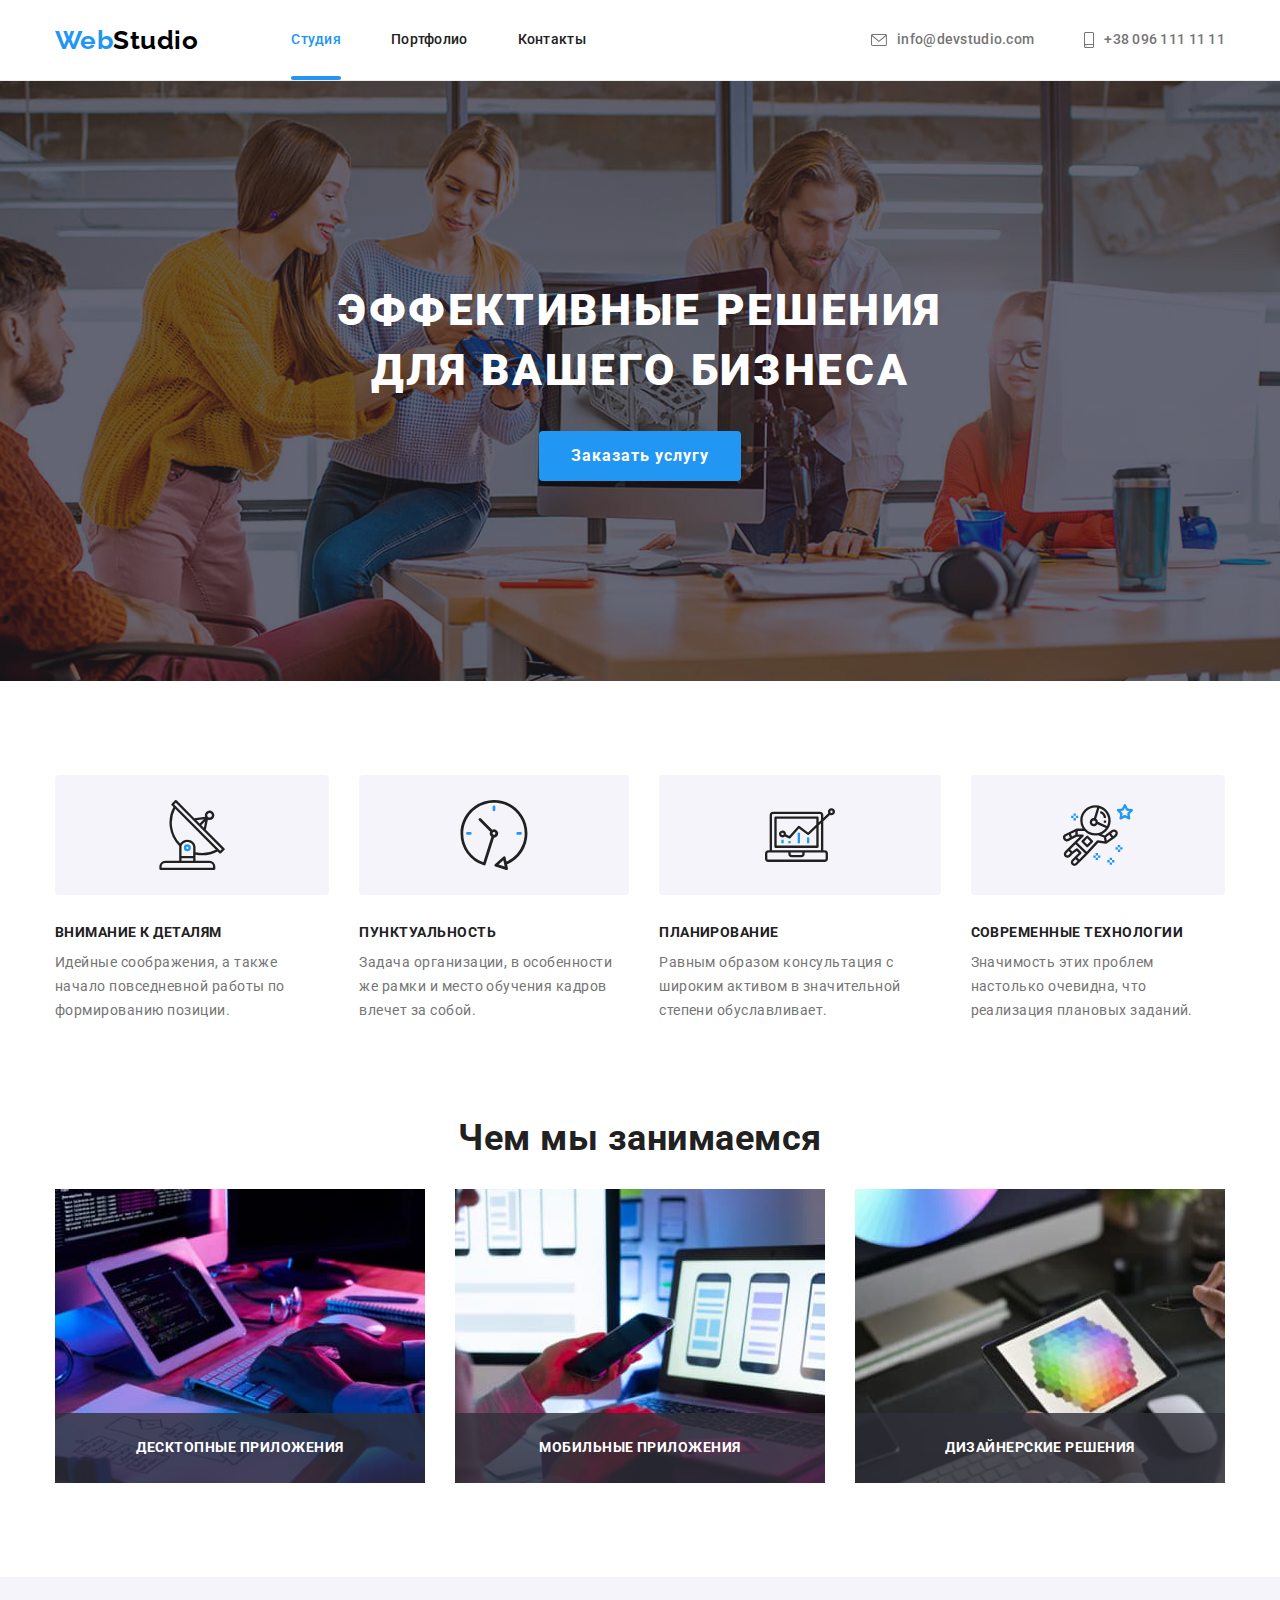
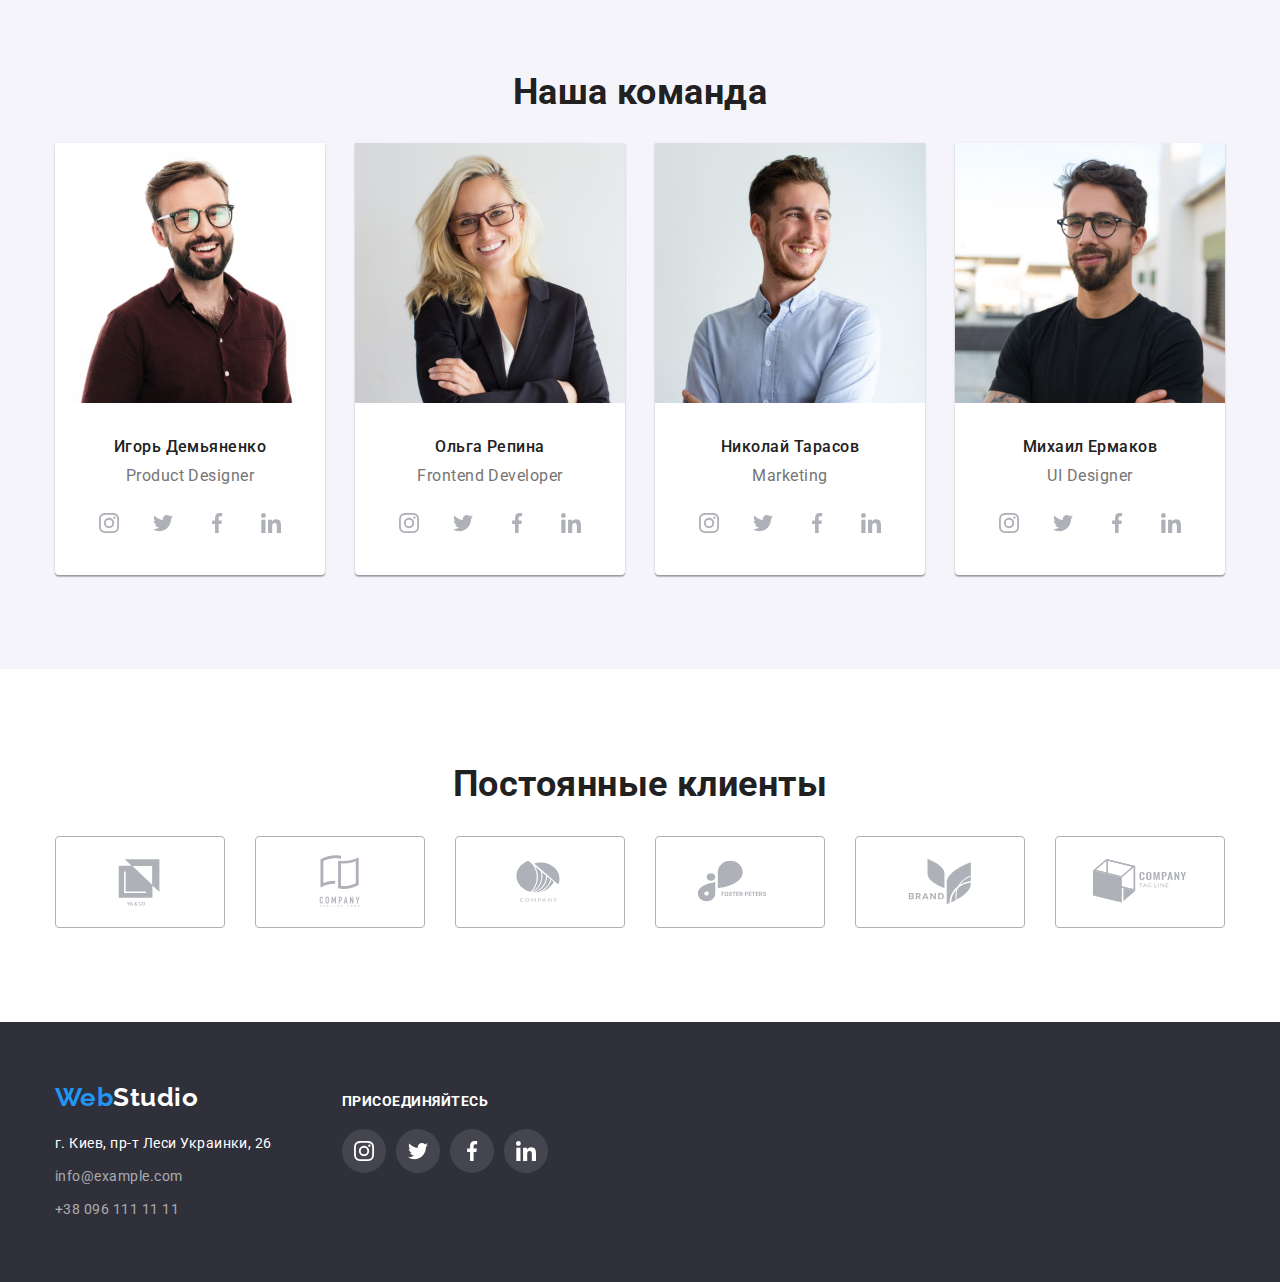
<file: index.html>
<!DOCTYPE html>
<html lang="ru">

<head>
    <meta charset="UTF-8">
    <meta http-equiv="X-UA-Compatible" content="IE=edge">
    <meta name="viewport" content="width=device-width, initial-scale=1.0">
    <title>WebStudio</title>
    <link rel="preconnect" href="https://fonts.googleapis.com">
    <link rel="preconnect" href="https://fonts.gstatic.com" crossorigin>
    <link
        href="https://fonts.googleapis.com/css2?family=Raleway:wght@700&family=Roboto:wght@400;500;700;900&display=swap"
        rel="stylesheet">
    <link rel="stylesheet"
        href="https://cdnjs.cloudflare.com/ajax/libs/modern-normalize/1.1.0/modern-normalize.min.css">
    <link rel="stylesheet" href="./css/styles.css">
</head>

<body class="page">
    <!--Шапка-->
    <header class="page-header">
        <div class="container nav">
            <nav class="main-nav">
                <a lang="en" href="./index.html" class="logo"><span class="logo-type">Web</span>Studio</a>
                <ul class="site-nav list">
                    <li class="item"><a href="./index.html" class="site-nav-link current">Студия</a></li>
                    <li class="item"><a href="./portfolio.html" class="site-nav-link">Портфолио</a></li>
                    <li class="item"><a href="" class="site-nav-link">Контакты</a></li>
                </ul>
            </nav>
            <ul class="contacts-nav list">
                <li class="item">
                    <a lang="en" href="mailto:info@devstudio.com" class="contact">
                        <svg class="contact-icon">
                            <use href="./images/sprite.svg#icon-letter"></use>
                        </svg>info@devstudio.com
                    </a>
                </li>
                <li class="item">
                    <a href="tel:+380961111111" class="contact">
                        <svg class="contact-icon tel">
                            <use href="./images/sprite.svg#icon-smartphone"></use>
                        </svg>+38 096 111 11 11
                    </a>
                </li>
            </ul>
        </div>
    </header>
    <!-- Главный контент -->
    <main>
        <!--Герой-->
        <section class="hero">
            <h1 class="hero-title">Эффективные решения <br>для вашего бизнеса</h1>
            <button type="button" class="button-hero" data-modal-open>Заказать услугу</button>
        </section>
        <!--Особенности-->
        <section class="section features">
            <div class="container features">
                <h2 class="section-title" hidden>Особенности</h2>
                <ul class="features-list list">
                    <li class="item">
                        <div class="features-icon-bg">
                            <svg class="icon attention">
                                <use href="./images/sprite.svg#icon-antenna"></use>
                            </svg>
                        </div>
                        <h3 class="title">Внимание к деталям</h3>
                        <p class="features-text">Идейные соображения, а также начало повседневной работы по формированию
                            позиции.</p>
                    </li>
                    <li class="item">
                        <div class="features-icon-bg">
                            <svg class="icon punctuality">
                                <use href="./images/sprite.svg#icon-clock"></use>
                            </svg>
                        </div>
                        <h3 class="title">Пунктуальность</h3>
                        <p class="features-text">Задача организации, в особенности же рамки и место обучения кадров
                            влечет за собой.</p>
                    </li>
                    <li class="item">
                        <div class="features-icon-bg">
                            <svg class="icon plan">
                                <use href="./images/sprite.svg#icon-diagram"></use>
                            </svg>
                        </div>
                        <h3 class="title">Планирование</h3>
                        <p class="features-text">Равным образом консультация с широким активом в значительной степени
                            обуславливает.</p>
                    </li>
                    <li class="item">
                        <div class="features-icon-bg">
                            <svg class="icon technology">
                                <use href="./images/sprite.svg#icon-astronaut"></use>
                            </svg>
                        </div>
                        <h3 class="title">Современные технологии</h3>
                        <p class="features-text">Значимость этих проблем настолько очевидна, что реализация плановых
                            заданий.</p>
                    </li>
                </ul>
            </div>
        </section>
        <!--Чем занимаются-->
        <section class="section abilities">
            <div class="container abilities">
                <h2 class="section-title">Чем мы занимаемся</h2>
                <ul class="abilities-list list">
                    <li class="item">
                        <div class="item-overlay">
                            <img src="./images/whatwedo/layout.jpg" alt="Верстка" width="370">
                            <h3 class="item-title">Десктопные приложения</h3>
                        </div>
                    </li>
                    <li class="item">
                        <div class="item-overlay">
                            <img src="./images/whatwedo/styling.jpg" alt="Дизайн" width="370">
                            <h3 class="item-title">Мобильные приложения</h3>
                        </div>
                    </li>
                    <li class="item">
                        <div class="item-overlay">
                            <img src="./images/whatwedo/decor.jpg" alt="Оформление" width="370">
                            <h3 class="item-title">Дизайнерские решения</h3>
                        </div>
                    </li>
                </ul>
            </div>
        </section>
        <!--Команда-->
        <section class="section team">
            <div class="container">
                <h2 class="section-title">Наша команда</h2>
                <ul class="team-list list">
                    <li class="item">
                        <img src="./images/team/igor.jpg" alt="Фото Игорь Демьяненко" width="270" class="photo">
                        <div class="item-name">
                            <h3 class="title">Игорь Демьяненко</h3>
                            <p lang="en" class="profession">Product Designer</p>
                            <ul class="social-links list">
                                <li class="link-item"><a class="link" href="https://www.instagram.com/" target="_blank" rel="noopener noreferrer">
                                        <svg class="link-icon">
                                            <use href="./images/sprite.svg#icon-instagram"></use>
                                        </svg>
                                    </a>
                                </li>
                                <li class="link-item"><a class="link" href="https://twitter.com/" target="_blank" rel="noopener noreferrer">
                                        <svg class="link-icon">
                                            <use href="./images/sprite.svg#icon-twitter"></use>
                                        </svg>
                                    </a>
                                </li>
                                <li class="link-item"><a class="link" href="https://facebook.com/" target="_blank" rel="noopener noreferrer">
                                        <svg class="link-icon">
                                            <use href="./images/sprite.svg#icon-facebook"></use>
                                        </svg>
                                    </a>
                                </li>
                                <li class="link-item"><a class="link likedin" href="https://www.linkedin.com/" target="_blank"
                                        rel="noopener noreferrer">
                                        <svg class="link-icon">
                                            <use href="./images/sprite.svg#icon-linkedin"></use>
                                        </svg>
                                    </a>
                                </li>
                            </ul>
                        </div>
                    </li>
                    <li class="item">
                        <img src="./images/team/olga.jpg" alt="Фото Ольга Репина" width="270" class="photo">
                        <div class="item-name">
                            <h3 class="title">Ольга Репина</h3>
                            <p lang="en" class="profession">Frontend Developer</p>
                            <ul class="social-links list">
                                <li class="link-item"><a class="link" href="https://www.instagram.com/" target="_blank" rel="noopener noreferrer">
                                        <svg class="link-icon">
                                            <use href="./images/sprite.svg#icon-instagram"></use>
                                        </svg>
                                    </a>
                                </li>
                                <li class="link-item"><a class="link" href="https://twitter.com/" target="_blank" rel="noopener noreferrer">
                                        <svg class="link-icon">
                                            <use href="./images/sprite.svg#icon-twitter"></use>
                                        </svg>
                                    </a>
                                </li>
                                <li class="link-item"><a class="link" href="https://facebook.com/" target="_blank" rel="noopener noreferrer">
                                        <svg class="link-icon">
                                            <use href="./images/sprite.svg#icon-facebook"></use>
                                        </svg>
                                    </a>
                                </li>
                                <li class="link-item"><a class="link likedin" href="https://www.linkedin.com/" target="_blank"
                                        rel="noopener noreferrer">
                                        <svg class="link-icon">
                                            <use href="./images/sprite.svg#icon-linkedin"></use>
                                        </svg>
                                    </a>
                                </li>
                            </ul>
                        </div>
                    </li>
                    <li class="item">
                        <img src="./images/team/nikolay.jpg" alt="Фото Николай Тарасов" width="270" class="photo">
                        <div class="item-name">
                            <h3 class="title">Николай Тарасов</h3>
                            <p lang="en" class="profession">Marketing</p>
                            <ul class="social-links list">
                                <li class="link-item"><a class="link" href="https://www.instagram.com/" target="_blank" rel="noopener noreferrer">
                                        <svg class="link-icon">
                                            <use href="./images/sprite.svg#icon-instagram"></use>
                                        </svg>
                                    </a>
                                </li>
                                <li class="link-item"><a class="link" href="https://twitter.com/" target="_blank" rel="noopener noreferrer">
                                        <svg class="link-icon">
                                            <use href="./images/sprite.svg#icon-twitter"></use>
                                        </svg>
                                    </a>
                                </li>
                                <li class="link-item"><a class="link" href="https://facebook.com/" target="_blank" rel="noopener noreferrer">
                                        <svg class="link-icon">
                                            <use href="./images/sprite.svg#icon-facebook"></use>
                                        </svg>
                                    </a>
                                </li>
                                <li class="link-item"><a class="link likedin" href="https://www.linkedin.com/" target="_blank"
                                        rel="noopener noreferrer">
                                        <svg class="link-icon">
                                            <use href="./images/sprite.svg#icon-linkedin"></use>
                                        </svg>
                                    </a>
                                </li>
                            </ul>
                        </div>
                    </li>
                    <li class="item">
                        <img src="./images/team/michael.jpg" alt="Фото Михаил Ермаков" width="270" class="photo">
                        <div class="item-name">
                            <h3 class="title">Михаил Ермаков</h3>
                            <p lang="en" class="profession">UI Designer</p>
                            <ul class="social-links list">
                                <li class="link-item"><a class="link" href="https://www.instagram.com/" target="_blank" rel="noopener noreferrer">
                                        <svg class="link-icon">
                                            <use href="./images/sprite.svg#icon-instagram"></use>
                                        </svg>
                                    </a>
                                </li>
                                <li class="link-item"><a class="link" href="https://twitter.com/" target="_blank" rel="noopener noreferrer">
                                        <svg class="link-icon">
                                            <use href="./images/sprite.svg#icon-twitter"></use>
                                        </svg>
                                    </a>
                                </li>
                                <li class="link-item"><a class="link" href="https://facebook.com/" target="_blank" rel="noopener noreferrer">
                                        <svg class="link-icon">
                                            <use href="./images/sprite.svg#icon-facebook"></use>
                                        </svg>
                                    </a>
                                </li>
                                <li class="link-item"><a class="link likedin" href="https://www.linkedin.com/" target="_blank"
                                        rel="noopener noreferrer">
                                        <svg class="link-icon">
                                            <use href="./images/sprite.svg#icon-linkedin"></use>
                                        </svg>
                                    </a>
                                </li>
                            </ul>
                        </div>
                    </li>
                </ul>
            </div>
        </section>
        <!-- Клиенты -->
        <section class="section clients">
            <div class="container">
                <h2 class="section-title">Постоянные клиенты</h2>
                <ul class="clients-list list">
                    <li class="client-item">
                        <a class="client-link" href="">
                            <svg class="client-icon">
                                <use href="./images/sprite.svg#icon-company1"></use>
                            </svg>
                        </a>
                    </li>
                    <li class="client-item">
                        <a class="client-link" href="">
                            <svg class="client-icon">
                                <use href="./images/sprite.svg#icon-company2"></use>
                            </svg>
                        </a>
                    </li>
                    <li class="client-item">
                        <a class="client-link" href="">
                            <svg class="client-icon">
                                <use href="./images/sprite.svg#icon-company3"></use>
                            </svg>
                        </a>
                    </li>
                    <li class="client-item">
                        <a class="client-link" href="">
                            <svg class="client-icon">
                                <use href="./images/sprite.svg#icon-company4"></use>
                            </svg>
                        </a>
                    </li>
                    <li class="client-item">
                        <a class="client-link" href="">
                            <svg class="client-icon">
                                <use href="./images/sprite.svg#icon-company5"></use>
                            </svg>
                        </a>
                    </li>
                    <li class="client-item">
                        <a class="client-link" href="">
                            <svg class="client-icon">
                                <use href="./images/sprite.svg#icon-company6"></use>
                            </svg>
                        </a>
                    </li>
                </ul>
            </div>
        </section>
    </main>
    <!--Футер-->
    <footer class="footer">
        <div class="container">
            <div class="footer-adress">
                <a lang="en" href="./index.html" class="logo-footer"><span class="logo-type">Web</span>Studio</a>
                <address class="address">
                    <ul class="address-list list">
                        <li class="item"><a href="https://goo.gl/maps/7h8aDrKKwfjGKreX9" target="_blank" rel="noopener noreferrer"
                                class="address-nav">г. Киев, пр-т
                                Леси Украинки, 26</a> </li>
                        <li class="item"><a href="mailto:info@devstudio.com" class="contact-footer mail">info@example.com</a> </li>
                        <li class="item"><a href="tel:+380961111111" class="contact-footer">+38 096 111 11 11</a> </li>
                    </ul>
                </address>
            </div>
            <div class="social-footer">
                <h2 class="title">присоединяйтесь</h2>
                <ul class="link-footer list">
                    <li class="link-item">
                        <a class="link" href="https://www.instagram.com/" target="_blank" rel="noopener noreferrer">
                            <svg class="link-icon">
                                <use href="./images/sprite.svg#icon-instagram"></use>
                            </svg>
                        </a>
                    </li>
                    <li class="link-item">
                        <a class="link" href="https://twitter.com/" target="_blank" rel="noopener noreferrer">
                            <svg class="link-icon">
                                <use href="./images/sprite.svg#icon-twitter"></use>
                            </svg>
                        </a>
                    </li>
                    <li class="link-item">
                        <a class="link" href="https://facebook.com/" target="_blank" rel="noopener noreferrer">
                            <svg class="link-icon">
                                <use href="./images/sprite.svg#icon-facebook"></use>
                            </svg>
                        </a>
                    </li>
                    <li class="link-item">
                        <a class="link" href="https://www.linkedin.com/" target="_blank" rel="noopener noreferrer">
                            <svg class="link-icon">
                                <use href="./images/sprite.svg#icon-linkedin"></use>
                            </svg>
                        </a>
                    </li>
                </ul>
            </div>
        </div>
    </footer>

    <div class="backdrop is-hidden" data-modal>
        <div class="modal">
            <button class="modal-close" data-modal-close>
                <svg class="close-icon">
                    <use href="./images/sprite.svg#icon-close"></use>
                </svg>
            </button>
        </div>
    </div>

    <script src="./js/modal.js"></script>
</body>

</html>
</file>
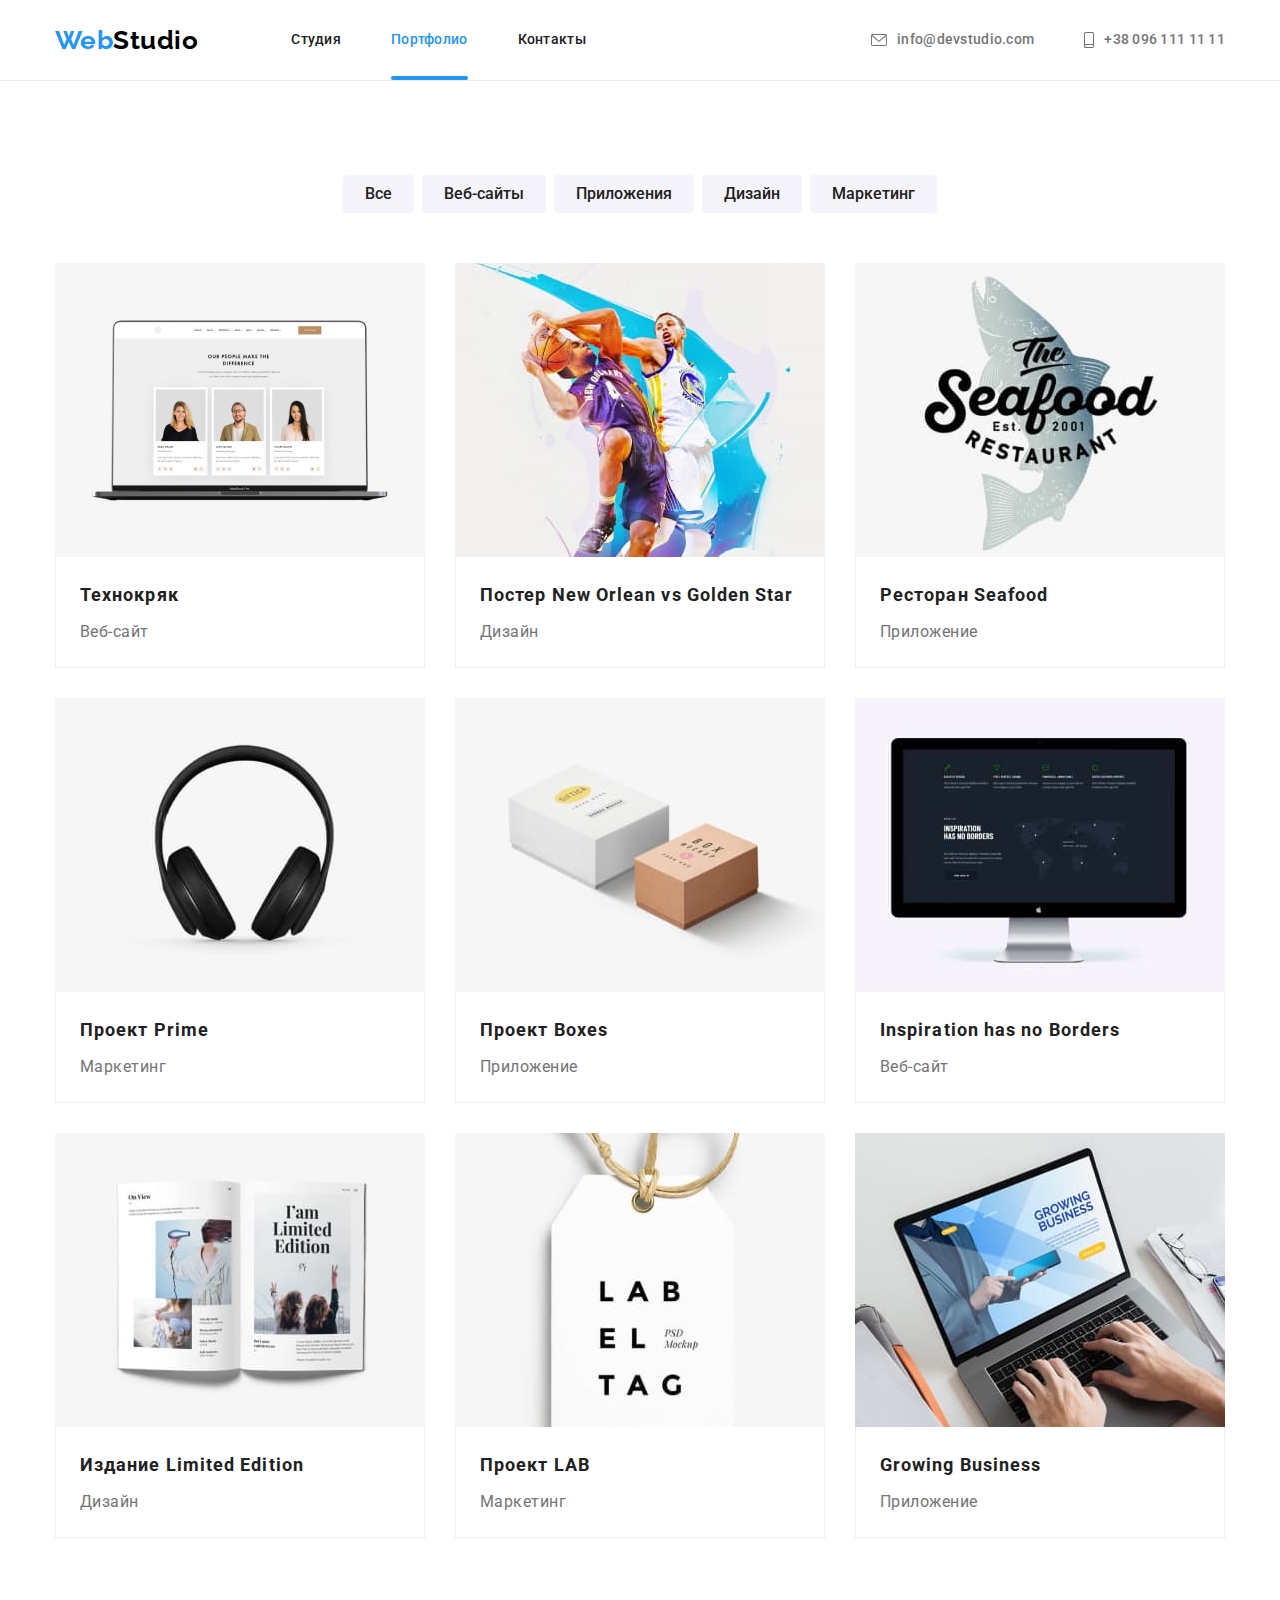
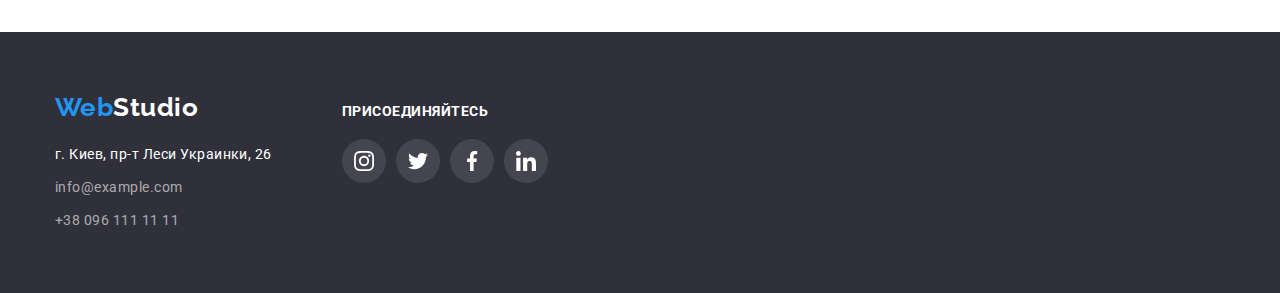
<file: portfolio.html>
<!DOCTYPE html>
<html lang="ru">

<head>
    <meta charset="UTF-8">
    <meta http-equiv="X-UA-Compatible" content="IE=edge">
    <meta name="viewport" content="width=device-width, initial-scale=1.0">
    <title>WebStudio</title>
    <link rel="preconnect" href="https://fonts.googleapis.com">
    <link rel="preconnect" href="https://fonts.gstatic.com" crossorigin>
    <link
        href="https://fonts.googleapis.com/css2?family=Raleway:wght@700&family=Roboto:wght@400;500;700;900&display=swap"
        rel="stylesheet">
    <link rel="stylesheet"
        href="https://cdnjs.cloudflare.com/ajax/libs/modern-normalize/1.1.0/modern-normalize.min.css">
    <link rel="stylesheet" href="./css/styles.css">
</head>

<body class="page">
    <!--Шапка-->
    <header class="page-header">
        <div class="container nav">
            <nav class="main-nav">
                <a lang="en" href="./index.html" class="logo"><span class="logo-type">Web</span>Studio</a>
                <ul class="site-nav list">
                    <li class="item"><a href="./index.html" class="site-nav-link">Студия</a></li>
                    <li class="item"><a href="./portfolio.html" class="site-nav-link current">Портфолио</a></li>
                    <li class="item"><a href="" class="site-nav-link">Контакты</a></li>
                </ul>
            </nav>
            <ul class="contacts-nav list">
                <li class="item">
                    <a lang="en" href="mailto:info@devstudio.com" class="contact">
                        <svg class="contact-icon">
                            <use href="./images/sprite.svg#icon-letter"></use>
                        </svg>info@devstudio.com
                    </a>
                </li>
                <li class="item">
                    <a href="tel:+380961111111" class="contact">
                        <svg class="contact-icon tel">
                            <use href="./images/sprite.svg#icon-smartphone"></use>
                        </svg>+38 096 111 11 11
                    </a>
                </li>
            </ul>
        </div>
    </header>
    <!-- Главный контент -->
    <main>
        <section class="portfolio">
            <div class="container works">
                <h1 class="portfolio-title" hidden>Портфолио</h1>
                <!-- Фильтр -->
                <ul class="filter list">
                    <li class="item"><button type="button" class="button-filter">Все</button></li>
                    <li class="item"><button type="button" class="button-filter">Веб-сайты</button></li>
                    <li class="item"><button type="button" class="button-filter">Приложения</button></li>
                    <li class="item"><button type="button" class="button-filter">Дизайн</button></li>
                    <li class="item"><button type="button" class="button-filter">Маркетинг</button></li>
                </ul>
                <!-- Проекты -->
                <ul class="projects list">
                    <li class="item">
                        <a class="projects-link" href="">
                            <div class="item-overlay">
                                <img src="./images/portfolio/technoquack.jpg" alt="Ноутбук с открытой веб-страницей Технокряк" width="370"
                                    class="photo">
                                <p class="item-description">Ресурс предлагает комплексные предложения с разным уровнем функционала и сервисов. Все это позволит посетителю получить
                                исчерпывающие сведения о компании или частном лице.</p>
                            </div>
                            <div class="item-name">
                                <h2 class="project-title">Технокряк</h2>
                            <p class="projects-direction">Веб-сайт</p>
                            </div>
                        </a>
                    </li>
                    <li class="item">
                        <a class="projects-link" href="">
                            <div class="item-overlay">
                                <img src="./images/portfolio/poster.jpg" alt="Постер с двумя игроками НБА" width="370" class="photo">
                                <p class="item-description">Ресурс предлагает комплексные предложения с разным уровнем функционала и сервисов. Все это
                                    позволит посетителю получить
                                    исчерпывающие сведения о компании или частном лице.</p>
                            </div>
                            <div class="item-name">
                                <h2 class="project-title">Постер New Orlean vs Golden Star</h2>
                            <p class="projects-direction">Дизайн</p>
                            </div>
                        </a>
                    </li>
                    <li class="item">
                        <a class="projects-link" href="">
                            <div class="item-overlay">
                                <img src="./images/portfolio/seafood.jpg" alt="Логотип ресторана seafood" width="370" class="photo">
                                <p class="item-description">Ресурс предлагает комплексные предложения с разным уровнем функционала и сервисов. Все это
                                    позволит посетителю получить
                                    исчерпывающие сведения о компании или частном лице.</p>
                            </div>
                            <div class="item-name">
                                <h2 class="project-title">Ресторан Seafood</h2>
                            <p class="projects-direction">Приложение</p>
                            </div>
                        </a>
                    </li>
                    <li class="item">
                        <a class="projects-link" href="">
                            <div class="item-overlay">
                                <img src="./images/portfolio/prime.jpg" alt="Черные наушники" width="370" class="photo">
                                <p class="item-description">Ресурс предлагает комплексные предложения с разным уровнем функционала и сервисов. Все это
                                    позволит посетителю получить
                                    исчерпывающие сведения о компании или частном лице.</p>
                            </div>
                            <div class="item-name">
                                <h2 class="project-title">Проект Prime</h2>
                            <p class="projects-direction">Маркетинг</p>
                            </div>
                        </a>
                    </li>
                    <li class="item">
                        <a class="projects-link" href="">
                            <div class="item-overlay">
                                <img src="./images/portfolio/boxes.jpg" alt="Две картонные коробки" width="370" class="photo">
                                <p class="item-description">Ресурс предлагает комплексные предложения с разным уровнем функционала и сервисов. Все это
                                    позволит посетителю получить
                                    исчерпывающие сведения о компании или частном лице.</p>
                            </div>
                            <div class="item-name">
                                <h2 class="project-title">Проект Boxes</h2>
                            <p class="projects-direction">Приложение</p>
                            </div>
                        </a>
                    </li>
                    <li class="item">
                        <a class="projects-link" href="">
                            <div class="item-overlay">
                                <img src="./images/portfolio/website.jpg" alt="Монитор с открытым сайтом" width="370" class="photo">
                                <p class="item-description">Ресурс предлагает комплексные предложения с разным уровнем функционала и сервисов. Все это
                                    позволит посетителю получить
                                    исчерпывающие сведения о компании или частном лице.</p>
                            </div>
                            <div class="item-name">
                                <h2 lang="en" class="project-title">Inspiration has no Borders</h2>
                            <p class="projects-direction">Веб-сайт</p>
                            </div>
                        </a>
                    </li>
                    <li class="item">
                        <a class="projects-link" href="">
                            <div class="item-overlay">
                                <img src="./images/portfolio/magazine.jpg" alt="Раскрытый журнал" width="370" class="photo">
                                <p class="item-description">Ресурс предлагает комплексные предложения с разным уровнем функционала и сервисов. Все это
                                    позволит посетителю получить
                                    исчерпывающие сведения о компании или частном лице.</p>
                            </div>
                            <div class="item-name">
                                <h2 class="project-title">Издание Limited Edition</h2>
                            <p class="projects-direction">Дизайн</p>
                            </div>
                        </a>
                    </li>
                    <li class="item">
                        <a class="projects-link" href="">
                            <div class="item-overlay">
                                <img src="./images/portfolio/lab.jpg" alt="Бирка с названием проекта для компании LAB" width="370" class="photo">
                                <p class="item-description">Ресурс предлагает комплексные предложения с разным уровнем функционала и сервисов. Все это
                                    позволит посетителю получить
                                    исчерпывающие сведения о компании или частном лице.</p>
                            </div>
                            <div class="item-name">
                                <h2 class="project-title">Проект LAB</h2>
                            <p class="projects-direction">Маркетинг</p>
                            </div>
                        </a>
                    </li>
                    <li class="item">
                        <a class="projects-link" href="">
                            <div class="item-overlay">
                                <img src="./images/portfolio/business.jpg" alt="Парень печатет на компьютере" width="370" class="photo">
                                <p class="item-description">Ресурс предлагает комплексные предложения с разным уровнем функционала и сервисов. Все это
                                    позволит посетителю получить
                                    исчерпывающие сведения о компании или частном лице.</p>
                            </div>
                            <div class="item-name">
                                <h2 lang="en" class="project-title">Growing Business</h2>
                            <p class="projects-direction">Приложение</p>
                            </div>
                        </a>
                    </li>
                </ul>
            </div>
        </section>
    </main>
    <!--Футер-->
        <footer class="footer">
            <div class="container">
                <div class="footer-adress">
                    <a lang="en" href="./index.html" class="logo-footer"><span class="logo-type">Web</span>Studio</a>
                    <address class="address">
                        <ul class="address-list list">
                            <li class="item"><a href="https://goo.gl/maps/7h8aDrKKwfjGKreX9" target="_blank"
                                    rel="noopener noreferrer" class="address-nav">г. Киев, пр-т
                                    Леси Украинки, 26</a> </li>
                            <li class="item"><a href="mailto:info@devstudio.com"
                                    class="contact-footer mail">info@example.com</a> </li>
                            <li class="item"><a href="tel:+380961111111" class="contact-footer">+38 096 111 11 11</a> </li>
                        </ul>
                    </address>
                </div>
                <div class="social-footer">
                    <h2 class="title">присоединяйтесь</h2>
                    <ul class="link-footer list">
                        <li class="link-item">
                            <a class="link" href="https://www.instagram.com/" target="_blank" rel="noopener noreferrer">
                                <svg class="link-icon">
                                    <use href="./images/sprite.svg#icon-instagram"></use>
                                </svg>
                            </a>
                        </li>
                        <li class="link-item">
                            <a class="link" href="https://twitter.com/" target="_blank" rel="noopener noreferrer">
                                <svg class="link-icon">
                                    <use href="./images/sprite.svg#icon-twitter"></use>
                                </svg>
                            </a>
                        </li>
                        <li class="link-item">
                            <a class="link" href="https://facebook.com/" target="_blank" rel="noopener noreferrer">
                                <svg class="link-icon">
                                    <use href="./images/sprite.svg#icon-facebook"></use>
                                </svg>
                            </a>
                        </li>
                        <li class="link-item">
                            <a class="link" href="https://www.linkedin.com/" target="_blank" rel="noopener noreferrer">
                                <svg class="link-icon">
                                    <use href="./images/sprite.svg#icon-linkedin"></use>
                                </svg>
                            </a>
                        </li>
                    </ul>
                </div>
            </div>
        </footer>
</body>

</html>
</file>
<file: css/styles.css>
:root {
    --primary-text-color: #757575;
    --text-title-color: #212121;
    --accent-color: #2196F3;
    --primary-bg-color: #FFFFFF;
    --secondary-bg-color: #F5F4FA;
    --secondary-text-color: #FFFFFF;
}

/* Styles for index.html */

.page {
    background-color: var(--primary-bg-color);
    color: var(--primary-text-color);
    font-family: Roboto, sans-serif;
    letter-spacing: 0.03em;
}

.list {
    list-style: none;
    margin-top: 0;
    margin-bottom: 0;
    padding: 0;
}

/* Page Header */

.container {
    width: 1200px;
    margin: 0 auto;
    padding: 0 15px;
}

/* Logo */

.logo {
    color: #000000;
    font-family: Raleway, sans-serif;
    font-weight: 700;
    font-size: 26px;
    line-height: 1.19;
    text-decoration: none;
}

.logo-type {
    color: var(--accent-color);
}

/* Site-nav */
.page-header {
    border-bottom: 1px solid #ECECEC;
}

.container.nav {
    display: flex;
    align-items: center;
}

.main-nav {
    display: flex;
    align-items: center;
}

.main-nav .logo {
    margin-right: 93px;
}

.site-nav {
    display: flex;
}

.site-nav .item:not(:last-child) {
    margin-right: 50px;
}

.site-nav-link {
    display: block;
    padding-top: 32px;
    padding-bottom: 32px;
    position: relative;

    color: var(--text-title-color);
    font-weight: 500;
    font-size: 14px;
    line-height: 1.14;
    letter-spacing: 0.02em;
    text-decoration: none;

    transition: color 250ms cubic-bezier(0.4, 0, 0.2, 1);
}

.site-nav-link:hover,
.site-nav-link:focus {
    color: var(--accent-color);
}

.site-nav-link.current {
    color: var(--accent-color);
}

.site-nav-link.current::after {
    display: inline-block;
    position: absolute;
    bottom: 0;
    left: 0;
    content: '';
    width: 100%;
    height: 4px;
    background-color: var(--accent-color);
    border-radius: 2px;
}

/* Contacts-nav */
.contacts-nav {
    display: flex;
    margin-left: auto;
}

.contacts-nav .item+.item {
    margin-left: 50px;
}

.contacts-nav .contact {
    display: flex;
    padding-top: 32px;
    padding-bottom: 32px;
    align-items: center;

    color: var(--primary-text-color);
    font-weight: 500;
    font-size: 14px;
    line-height: 1.14;
    letter-spacing: 0.02em;
    text-decoration: none;

    transition: color 250ms cubic-bezier(0.4, 0, 0.2, 1);
}

.contacts-nav .contact:hover,
.contacts-nav .contact:focus {
    color: var(--accent-color);
}

.contact-icon {
    width: 16px;
    height: 12px;
    margin-right: 10px;
    fill: currentColor;
}
.contact-icon.tel {
    width: 10px;
    height: 16px;
}
/* Hero */

.hero {
    max-width: 1600px;
    height: 600px;
    margin-left: auto;
    margin-right: auto;
    padding-top: 200px;
    padding-bottom: 200px;

    background-color: #2F303A;
    background-image: linear-gradient(to right, 
        rgba(47, 48, 58, 0.4), rgba(47, 48, 58, 0.4)),
        url(../images/hero/meeting.jpg);
    background-repeat: no-repeat;
    background-size: cover;
    background-position: center;
}

.hero-title {
    margin-top: 0;
    margin-bottom: 30px;

    color: var(--secondary-text-color);
    font-weight: 900;
    font-size: 44px;
    line-height: 1.36;
    text-align: center;
    letter-spacing: 0.06em;
    text-transform: uppercase;
}

.button-hero {
    display: flex;
    align-items: center;
    text-align: center;
    margin: 0 auto;
    min-width: 200px;
    min-height: 50px;
    border-width: 0;
    border-radius: 4px;
    padding: 10px 32px;

    background: var(--accent-color);
    color: var(--secondary-text-color);
    box-shadow: 0px 4px 4px rgba(0, 0, 0, 0.15);
    font-family: inherit;
    font-weight: 700;
    font-size: 16px;
    line-height: 1.88;
    letter-spacing: 0.06em;
    cursor: pointer;
}


.section-title {
    margin-top: 0;
    margin-bottom: 30px;

    color: var(--text-title-color);
    font-weight: 700;
    font-size: 36px;
    line-height: 1.17;
    text-align: center;
}

/* Features */

.section.features {
    padding-top: 94px;
    padding-bottom: 94px;
}
.features-list {
    display: flex;
}

.features-list .item {
    width: calc((100%-90px)/4);
}

.features-list .item:not(:last-child) {
    margin-right: 30px;
}

.features-icon-bg {
    display: flex;
    height: 120px;
    margin-bottom: 30px;
    justify-content: center;
    align-items: center;

    background-color: var(--secondary-bg-color);
    border-radius: 4px;

}

.features-list .icon {
    width: 70px;
    height: 70px;
}
.features .title {
    margin-top: 0;
    margin-bottom: 10px;

    color: var(--text-title-color);
    font-weight: 700;
    font-size: 14px;
    line-height: 1.14;
    text-transform: uppercase;
}

.features-text {
    margin-top: 0;
    margin-bottom: 0%;

    font-size: 14px;
    line-height: 1.71;
}

/* Abilities */

.section.abilities {
    padding-bottom: 94px;
}
.abilities-list {
    display: flex;
}

.abilities-list img {
    display: block;
}

.abilities-list .item:not(:last-child) {
    margin-right: 30px;
}

.abilities-list .item-overlay {
    position: relative;
}

.abilities-list .item-title {
    display: flex;
    justify-content: center;
    align-items: center;
    margin-top: 0;
    margin-bottom: 0;
    position: absolute;
    bottom: 0;
    left: 0;
    width: 100%;
    height: 70px;

    font-weight: 700;
    font-size: 14px;
    line-height: 1.14;
    text-transform: uppercase;
    
    background-color: rgba(47, 48, 58, 0.8);
    color: var(--secondary-text-color)
}
/* Team */

.section.team {
    padding-top: 94px;
    padding-bottom: 94px;
    background-color: var(--secondary-bg-color);
}

.team-list {
    display: flex;
}

.team-list .item {
    background-color: var(--primary-bg-color);
    box-shadow: 0px 1px 3px rgba(0, 0, 0, 0.12),
        0px 1px 1px rgba(0, 0, 0, 0.14),
        0px 2px 1px rgba(0, 0, 0, 0.2);
    border-radius: 0px 0px 4px 4px;
}

.team-list .item:not(:last-child) {
    margin-right: 30px;
}

.team-list .item-name {
    display: block;
    padding-top: 30px;
    padding-bottom: 30px;
}
.team-list .title {
    margin-top: 0;
    margin-bottom: 10px;

    color: var(--text-title-color);
    font-weight: 500;
    font-size: 16px;
    line-height: 1.19;
    text-align: center;
}

.team-list .profession {
    margin-top: 0;
    margin-bottom: 16px;

    font-size: 16px;
    line-height: 1.19;
    text-align: center;
}

.social-links {
    display: flex;
    justify-content: center;
}
.social-links .link {
    display: flex;
    align-items: center;
    justify-content: center;
    width: 44px;
    height: 44px;
    border-radius: 50%;
    color: #AFB1B8;

    transition: background-color 250ms cubic-bezier(0.4, 0, 0.2, 1),
    color 250ms cubic-bezier(0.4, 0, 0.2, 1);
}
.social-links .link-item:not(:last-child) {
    margin-right: 10px;
}

.social-links .link:hover {
    background-color: var(--accent-color);
    color: var(--primary-bg-color);
}
.social-links .link-icon {
    width: 20px;
    height: 20px;
    fill: currentColor;
}

/* Clients */

.section.clients {
    padding-top: 94px;
    padding-bottom: 94px;
}

.clients-list {
    display: flex;
}

.client-link {
    display: flex;
    width: 170px;
    height: 92px;
    justify-content: center;
    align-items: center;

    border: 1px solid #AFB1B8;
    border-radius: 4px;
    color: #AFB1B8;

    transition: border-color 250ms cubic-bezier(0.4, 0, 0.2, 1),
    color 250ms cubic-bezier(0.4, 0, 0.2, 1);
}

.clients-list .client-item:not(:last-child) {
    margin-right: 30px;
}

.client-link a {
    display: block;
}
.client-link:hover,
.client-link:focus {
    border-color: var(--accent-color);
    color: var(--accent-color);
}
.client-icon {
    width: 106px;
    height: 60px;
    fill: currentColor;
}
/* Footer */

.footer {
    padding-top: 60px;
    padding-bottom: 60px;
    background-color: #2F303A;
}
.footer .container {
    display: flex;
    align-items: baseline;
}

.footer-adress {
    margin-right: 70px;
}
.logo-footer {
    display: inline-block;
    margin-bottom: 20px;

    color: var(--secondary-text-color);
    font-family: Raleway, sans-serif;
    font-weight: 700;
    font-size: 26px;
    line-height: 1.19;
    text-decoration: none;
}

.address {
    font-style: normal;
}

.address-list .item:not(:last-child) {
    margin-bottom: 9px;
}
.address-nav {
    color: var(--secondary-text-color);
    font-size: 14px;
    line-height: 1.71;
    text-decoration: none;
}

.contact-footer {
    color: rgba(255, 255, 255, 0.6);
    font-size: 14px;
    line-height: 1.71;
    text-decoration: none;

    transition: color 250ms cubic-bezier(0.4, 0, 0.2, 1);
}

.footer .contact-footer:hover,
.footer .contact-footer:focus {
    color: var(--accent-color);
}

.social-footer .title {
    margin-top: 0;
    margin-bottom: 20px;

    font-weight: 700;
    font-size: 14px;
    line-height: 16px;
    text-transform: uppercase;
    
    color: var(--secondary-text-color);
}
.link-footer {
    display: flex;
}

.link-footer .link {
    display: flex;
    align-items: center;
    justify-content: center;
    width: 44px;
    height: 44px;
    border-radius: 50%;
    background-color: rgba(255, 255, 255, 0.1);;
    color: var(--primary-bg-color);

    transition: background-color 250ms cubic-bezier(0.4, 0, 0.2, 1);
}

.link-footer .link-item:not(:last-child) {
    margin-right: 10px;
}

.link-footer .link:hover,
.link-footer .link:focus {
    background-color: var(--accent-color);
}
.link-footer .link-icon {
    width: 20px;
    height: 20px;
    fill: currentColor;
}

/* Styles for portfolio.html */

.portfolio {
    padding-top: 94px;
    padding-bottom: 94px;
}

.filter {
    display: flex;
    margin-bottom: 50px;
    justify-content: center;
}

.filter .item:not(:last-child) {
    margin-right: 8px;
}

.projects {
    display: flex;
    flex-wrap: wrap;
}

.projects .item {
    width: 370px;
    margin-right: 30px;
    margin-bottom: 30px;
}

.projects .item-overlay {
    position: relative;
    overflow: hidden;
}

.projects .item-description {
    margin-top: 0;
    margin-bottom: 0;
    padding-left: 24px;
    padding-right: 24px;
    padding-bottom: 63px;
    padding-top: 63px;
    position: absolute;
    bottom: 0;
    left: 0;
    width: 100%;
    height: 100%;

    font-size: 18px;
    line-height: 1.56;
    text-align: left;
    
    color: var(--secondary-text-color);
    background-color: rgba(33, 150, 243, 0.9);
    
    transform: translateY(100%);
    transition: transform 250ms cubic-bezier(0.4, 0, 0.2, 1);
}

.projects-link:hover .item-description,
.projects-link:focus .item-description {
    transform: translate(0);
}

.projects .item-name {
    padding-left: 24px;
    padding-top: 20px;
    padding-bottom: 20px;
    padding-right: 24px;

    border-bottom: 1px solid #EEEEEE;
    border-left: 1px solid #EEEEEE;
    border-right: 1px solid #EEEEEE;    
}

.projects .item:nth-child(3n) {
    margin-right: 0;
}

.projects .item:nth-last-child(-n+3) {
    margin-bottom: 0;
}

.portfolio-title,
.project-title {
    margin-top: 0;
    margin-bottom: 4px;

    color: var(--text-title-color);
    font-weight: 700;
    font-size: 18px;
    line-height: 2;
    letter-spacing: 0.06em;
    text-decoration: none;
}

.projects-link {
    display: block;
    color: var(--primary-text-color);
    text-decoration: none;
    box-shadow: none;

    transition: box-shadow 250ms cubic-bezier(0.4, 0, 0.2, 1);
}
.projects .photo {
    display: block;
}

.projects-link:hover,
.projects-link:focus {
    box-shadow: 0px 1px 1px rgba(0, 0, 0, 0.12),
    0px 4px 4px rgba(0, 0, 0, 0.06),
    1px 4px 6px rgba(0, 0, 0, 0.16);
}

.projects-direction {
    margin-top: 0;
    margin-bottom: 0;

    font-size: 16px;
    line-height: 1.88;
}

.button-filter {
    display: inline-block;
    padding: 6px 22px;
    min-height: 38px;
    border-width: 0;
    border-radius: 4px;

    background-color: var(--secondary-bg-color);
    color: var(--text-title-color);
    font-family: inherit;
    font-weight: 500;
    font-size: 16px;
    line-height: 1.63;
    text-align: center;
    cursor: pointer;

    transition: background-color 250ms cubic-bezier(0.4, 0, 0.2, 1),
    color 250ms cubic-bezier(0.4, 0, 0.2, 1),
    box-shadow 250ms cubic-bezier(0.4, 0, 0.2, 1);
}

.button-filter:hover,
.button-filter:focus,
.button-filter:active {
    background-color: var(--accent-color);
    color: var(--secondary-text-color);
    box-shadow: 0px 3px 1px rgba(0, 0, 0, 0.1),
        0px 1px 2px rgba(0, 0, 0, 0.08),
        0px 2px 2px rgba(0, 0, 0, 0.12);
}

/* Modal window */

.backdrop {
    position: fixed;
    top: 0;
    left: 0;
    width: 100%;
    height: 100%;

    background-color: rgba(0, 0, 0, 0.2);

    visibility: visible;
    opacity: 1;
    transition: opacity 250ms cubic-bezier(0.4, 0, 0.2, 1),
    visibility 250ms cubic-bezier(0.4, 0, 0.2, 1);
}

.backdrop.is-hidden {
    opacity: 0;
    visibility: hidden;
    pointer-events: none;
}

.backdrop.is-hidden .modal {
    transform: translate(-50%, -50%) scale(1.2);
}

.modal {
    display: flex;
    position: absolute;
    top: 50%;
    left: 50%;
    transform: translate(-50%, -50%) scale(1);
    opacity: 1;

    width: 528px;
    height: 581px;

    background-color: var(--primary-bg-color);

    transition: transform 250ms cubic-bezier(0.4, 0, 0.2, 1);
}

.modal-close {
    position: absolute;
    top: 8px;
    right: -8px;
    transform: translate(-50%);

    display: flex;
    width: 30px;
    height: 30px;
    justify-content: center;
    align-items: center;

    background-color: var(--primary-bg-color);
    border: 1px solid rgba(0, 0, 0, 0.1);
    border-radius: 50%;
}

.close-icon {
    width: 11px;
    height: 11px;
}
</file>
